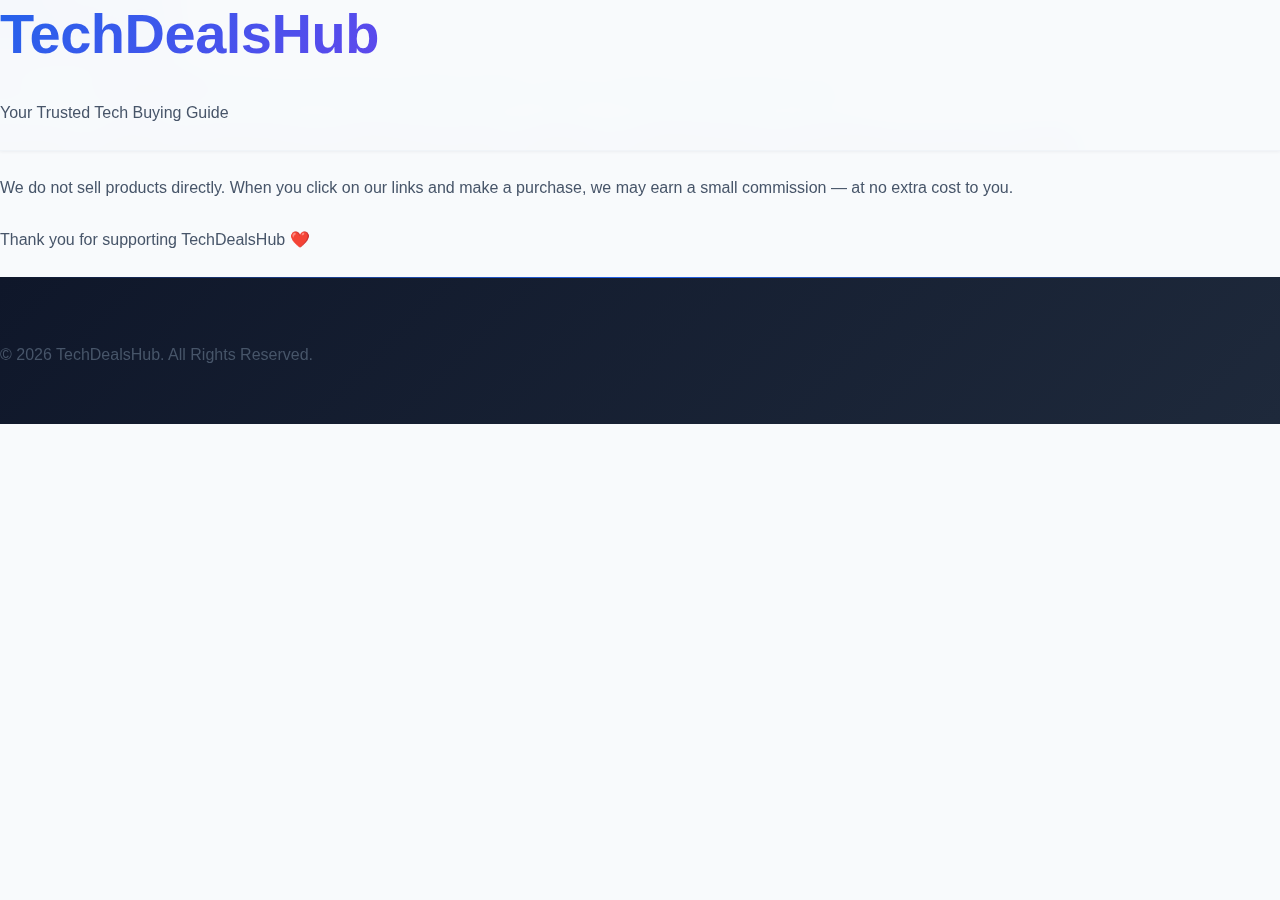
<file: about.html>
<!DOCTYPE html>
<html lang="en">
<head>
    <meta charset="UTF-8">
    <meta name="viewport" content="width=device-width, initial-scale=1.0">
    <title>About Us - TechDealsHub</title>

    <!-- Main CSS -->
    <link rel="stylesheet" href="css/style.css">

    <!-- Font Awesome -->
    <link rel="stylesheet"
          href="https://cdnjs.cloudflare.com/ajax/libs/font-awesome/6.4.0/css/all.min.css">
</head>
<body>

    <!-- Header -->
    <header class="header">
        <h1>TechDealsHub</h1>
        <p>Your Trusted Tech Buying Guide</p>
    </header>

    <!-- About Content -->
    <section class="about">
        <h2>About Us</h2>

        <p>
            Welcome to <strong>TechDealsHub</strong>!  
            We help users find the best mobiles, laptops, and tech accessories
            at the best prices online.
        </p>

        <p>
            Our goal is to simplify your buying decision by providing
            honest reviews, comparisons, and updated deals from trusted
            platforms like Amazon and Flipkart.
        </p>

        <p>
            We do not sell products directly.  
            When you click on our links and make a purchase,
            we may earn a small commission — at no extra cost to you.
        </p>

        <p>
            Thank you for supporting TechDealsHub ❤️
        </p>
    </section>

    <!-- Footer -->
    <footer class="footer">
        <p>© 2026 TechDealsHub. All Rights Reserved.</p>
    </footer>

</body>
</html>
</file>
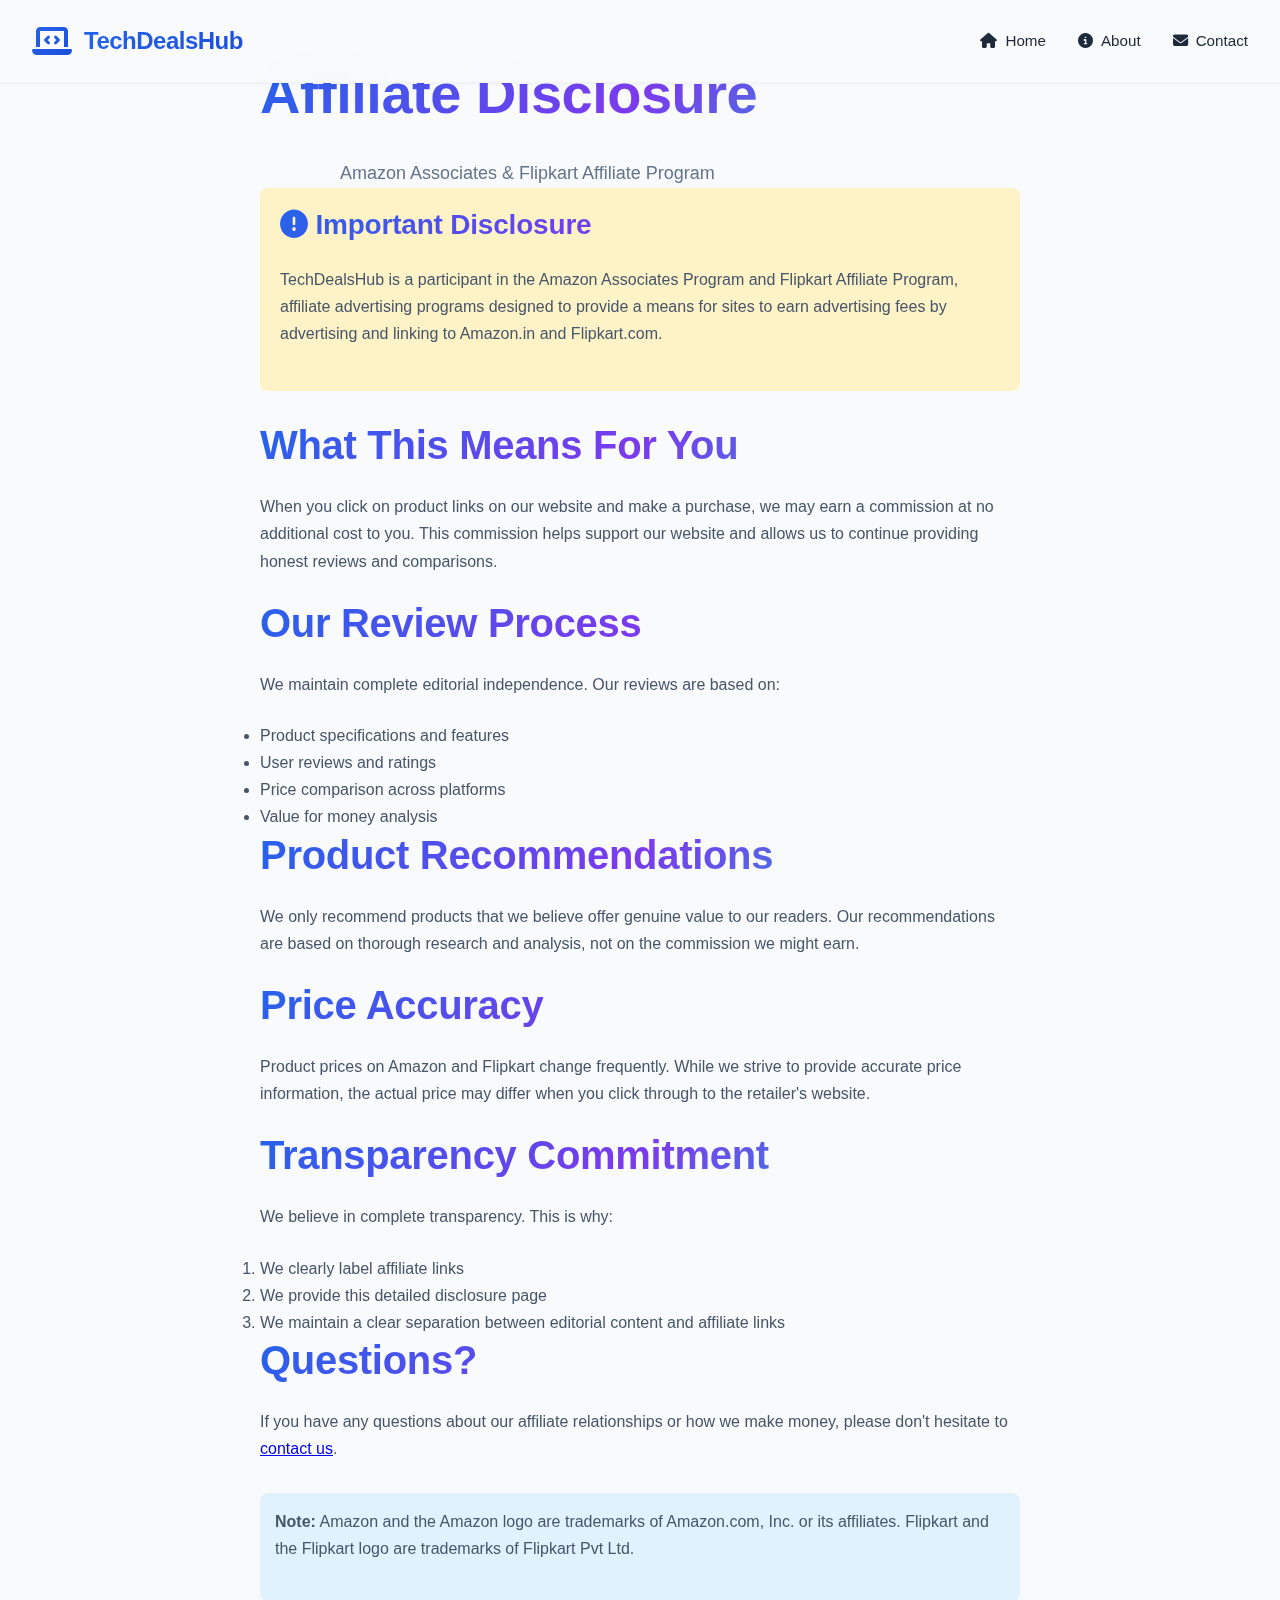
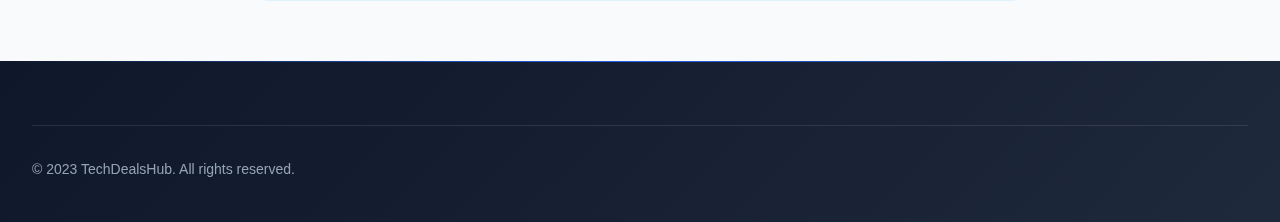
<file: affiliate-disclosure.html>
<!DOCTYPE html>
<html lang="en">
<head>
    <meta charset="UTF-8">
    <meta name="viewport" content="width=device-width, initial-scale=1.0">
    <title>Affiliate Disclosure - TechDealsHub</title>
    <link rel="stylesheet" href="../css/style.css">
    <link rel="stylesheet" href="https://cdnjs.cloudflare.com/ajax/libs/font-awesome/6.4.0/css/all.min.css">
</head>
<body>
    <header class="header">
        <div class="container">
            <nav class="navbar">
                <div class="logo">
                    <a href="../index.html" class="logo-text">
                        <i class="fas fa-laptop-code"></i>
                        <span>TechDealsHub</span>
                    </a>
                </div>
                <div class="mobile-menu-btn">
                    <i class="fas fa-bars"></i>
                </div>
                <ul class="nav-menu">
                    <li class="nav-item"><a href="../index.html" class="nav-link"><i class="fas fa-home"></i> Home</a></li>
                    <li class="nav-item"><a href="../about.html" class="nav-link"><i class="fas fa-info-circle"></i> About</a></li>
                    <li class="nav-item"><a href="../contact.html" class="nav-link"><i class="fas fa-envelope"></i> Contact</a></li>
                </ul>
            </nav>
        </div>
    </header>

    <main class="container" style="padding: 60px 20px; max-width: 800px;">
        <h1>Affiliate Disclosure</h1>
        <p class="section-subtitle">Amazon Associates & Flipkart Affiliate Program</p>
        
        <div class="disclosure-content">
            <div class="alert" style="background: #fef3c7; padding: 20px; border-radius: 8px; margin-bottom: 30px;">
                <h3 style="color: #92400e; margin-top: 0;"><i class="fas fa-exclamation-circle"></i> Important Disclosure</h3>
                <p>TechDealsHub is a participant in the Amazon Associates Program and Flipkart Affiliate Program, affiliate advertising programs designed to provide a means for sites to earn advertising fees by advertising and linking to Amazon.in and Flipkart.com.</p>
            </div>
            
            <h2>What This Means For You</h2>
            <p>When you click on product links on our website and make a purchase, we may earn a commission at no additional cost to you. This commission helps support our website and allows us to continue providing honest reviews and comparisons.</p>
            
            <h2>Our Review Process</h2>
            <p>We maintain complete editorial independence. Our reviews are based on:</p>
            <ul>
                <li>Product specifications and features</li>
                <li>User reviews and ratings</li>
                <li>Price comparison across platforms</li>
                <li>Value for money analysis</li>
            </ul>
            
            <h2>Product Recommendations</h2>
            <p>We only recommend products that we believe offer genuine value to our readers. Our recommendations are based on thorough research and analysis, not on the commission we might earn.</p>
            
            <h2>Price Accuracy</h2>
            <p>Product prices on Amazon and Flipkart change frequently. While we strive to provide accurate price information, the actual price may differ when you click through to the retailer's website.</p>
            
            <h2>Transparency Commitment</h2>
            <p>We believe in complete transparency. This is why:</p>
            <ol>
                <li>We clearly label affiliate links</li>
                <li>We provide this detailed disclosure page</li>
                <li>We maintain a clear separation between editorial content and affiliate links</li>
            </ol>
            
            <h2>Questions?</h2>
            <p>If you have any questions about our affiliate relationships or how we make money, please don't hesitate to <a href="../contact.html">contact us</a>.</p>
            
            <div class="note" style="background: #e0f2fe; padding: 15px; border-radius: 8px; margin-top: 30px;">
                <p><strong>Note:</strong> Amazon and the Amazon logo are trademarks of Amazon.com, Inc. or its affiliates. Flipkart and the Flipkart logo are trademarks of Flipkart Pvt Ltd.</p>
            </div>
        </div>
    </main>

    <footer class="footer">
        <div class="container">
            <div class="footer-bottom">
                <div class="copyright">
                    <p>&copy; 2023 TechDealsHub. All rights reserved.</p>
                </div>
            </div>
        </div>
    </footer>

    <script>
        document.querySelector('.mobile-menu-btn').addEventListener('click', function() {
            document.querySelector('.nav-menu').classList.toggle('active');
        });
    </script>
</body>
</html>
</file>
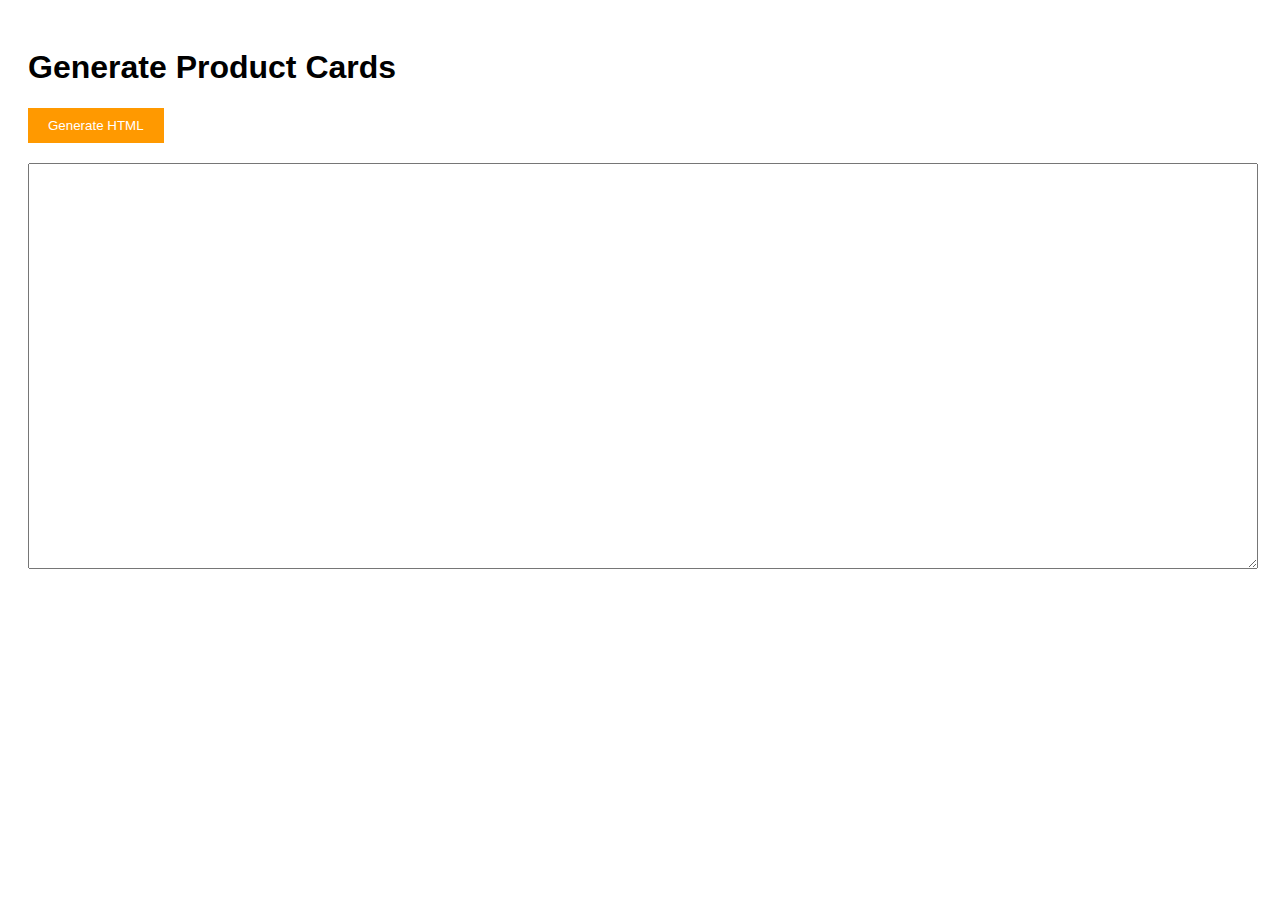
<file: generate-products.html>
<!DOCTYPE html>
<html lang="en">
<head>
    <meta charset="UTF-8">
    <title>Generate Product Cards</title>
    <style>
        body { font-family: Arial; padding: 20px; }
        textarea { width: 100%; height: 400px; margin: 20px 0; }
        button { padding: 10px 20px; background: #ff9900; color: white; border: none; cursor: pointer; }
    </style>
</head>
<body>
    <h1>Generate Product Cards</h1>
    <div>
        <button onclick="generateCode()">Generate HTML</button>
    </div>
    <textarea id="output"></textarea>
    
    <script>
    function generateCode() {
        // This is a sample template. You can add 100+ products in the array below
        const products = [
            {
                name: "Apple iPhone 15",
                category: "premium",
                badge: "Editor's Choice",
                image: "https://m.media-amazon.com/images/I/61bK6PMOC3L._SL1500_.jpg",
                specs: [
                    "6.1-inch Super Retina XDR OLED",
                    "Apple A16 Bionic Chip",
                    "48MP + 12MP Dual Camera",
                    "128GB/256GB/512GB Storage",
                    "iOS 17 with Dynamic Island"
                ],
                rating: 4.5,
                reviews: "10,000+",
                link: "https://amzn.to/4aR5qsk",
                dataProduct: "iPhone 15"
            },
            // Add 100+ more products here following the same format
        ];
        
        let html = '';
        
        products.forEach(product => {
            html += `
<!-- ${product.name} -->
<div class="affiliate-product-card" data-category="${product.category}">
    <div class="product-badge">${product.badge}</div>
    <div class="product-image">
        <img src="${product.image}" 
             alt="${product.name}" 
             data-src="${product.image}"
             loading="lazy">
    </div>
    
    <div class="product-content">
        <div class="product-platform">
            <i class="fab fa-amazon"></i> Amazon Product
        </div>
        
        <h3 class="product-title">${product.name}</h3>
        
        <div class="product-features">
            ${product.specs.map(spec => `<p><i class="fas fa-check-circle"></i> ${spec}</p>`).join('')}
        </div>
        
        <div class="product-rating">
            ${generateStars(product.rating)}
            <span>${product.rating}/5 (${product.reviews} reviews)</span>
        </div>
        
        <div class="affiliate-action">
            <a href="${product.link}" 
               target="_blank" 
               rel="nofollow sponsored" 
               class="amazon-btn"
               data-product="${product.dataProduct}"
               onclick="trackAffiliateClick('${product.dataProduct}')">
                <i class="fab fa-amazon"></i> View on Amazon
            </a>
            <div class="product-actions">
                <button class="btn-wishlist-toggle" data-product="${product.dataProduct}">
                    <i class="far fa-heart"></i> Add to Wishlist
                </button>
                <button class="btn-share" data-product="${product.dataProduct}">
                    <i class="fas fa-share-alt"></i> Share
                </button>
            </div>
        </div>
    </div>
</div>
`;
        });
        
        document.getElementById('output').value = html;
    }
    
    function generateStars(rating) {
        let stars = '';
        const fullStars = Math.floor(rating);
        const hasHalfStar = rating % 1 >= 0.5;
        
        for (let i = 0; i < fullStars; i++) {
            stars += '<i class="fas fa-star"></i>';
        }
        
        if (hasHalfStar) {
            stars += '<i class="fas fa-star-half-alt"></i>';
        }
        
        const emptyStars = 5 - fullStars - (hasHalfStar ? 1 : 0);
        for (let i = 0; i < emptyStars; i++) {
            stars += '<i class="far fa-star"></i>';
        }
        
        return stars;
    }
    </script>
</body>
</html>
</file>
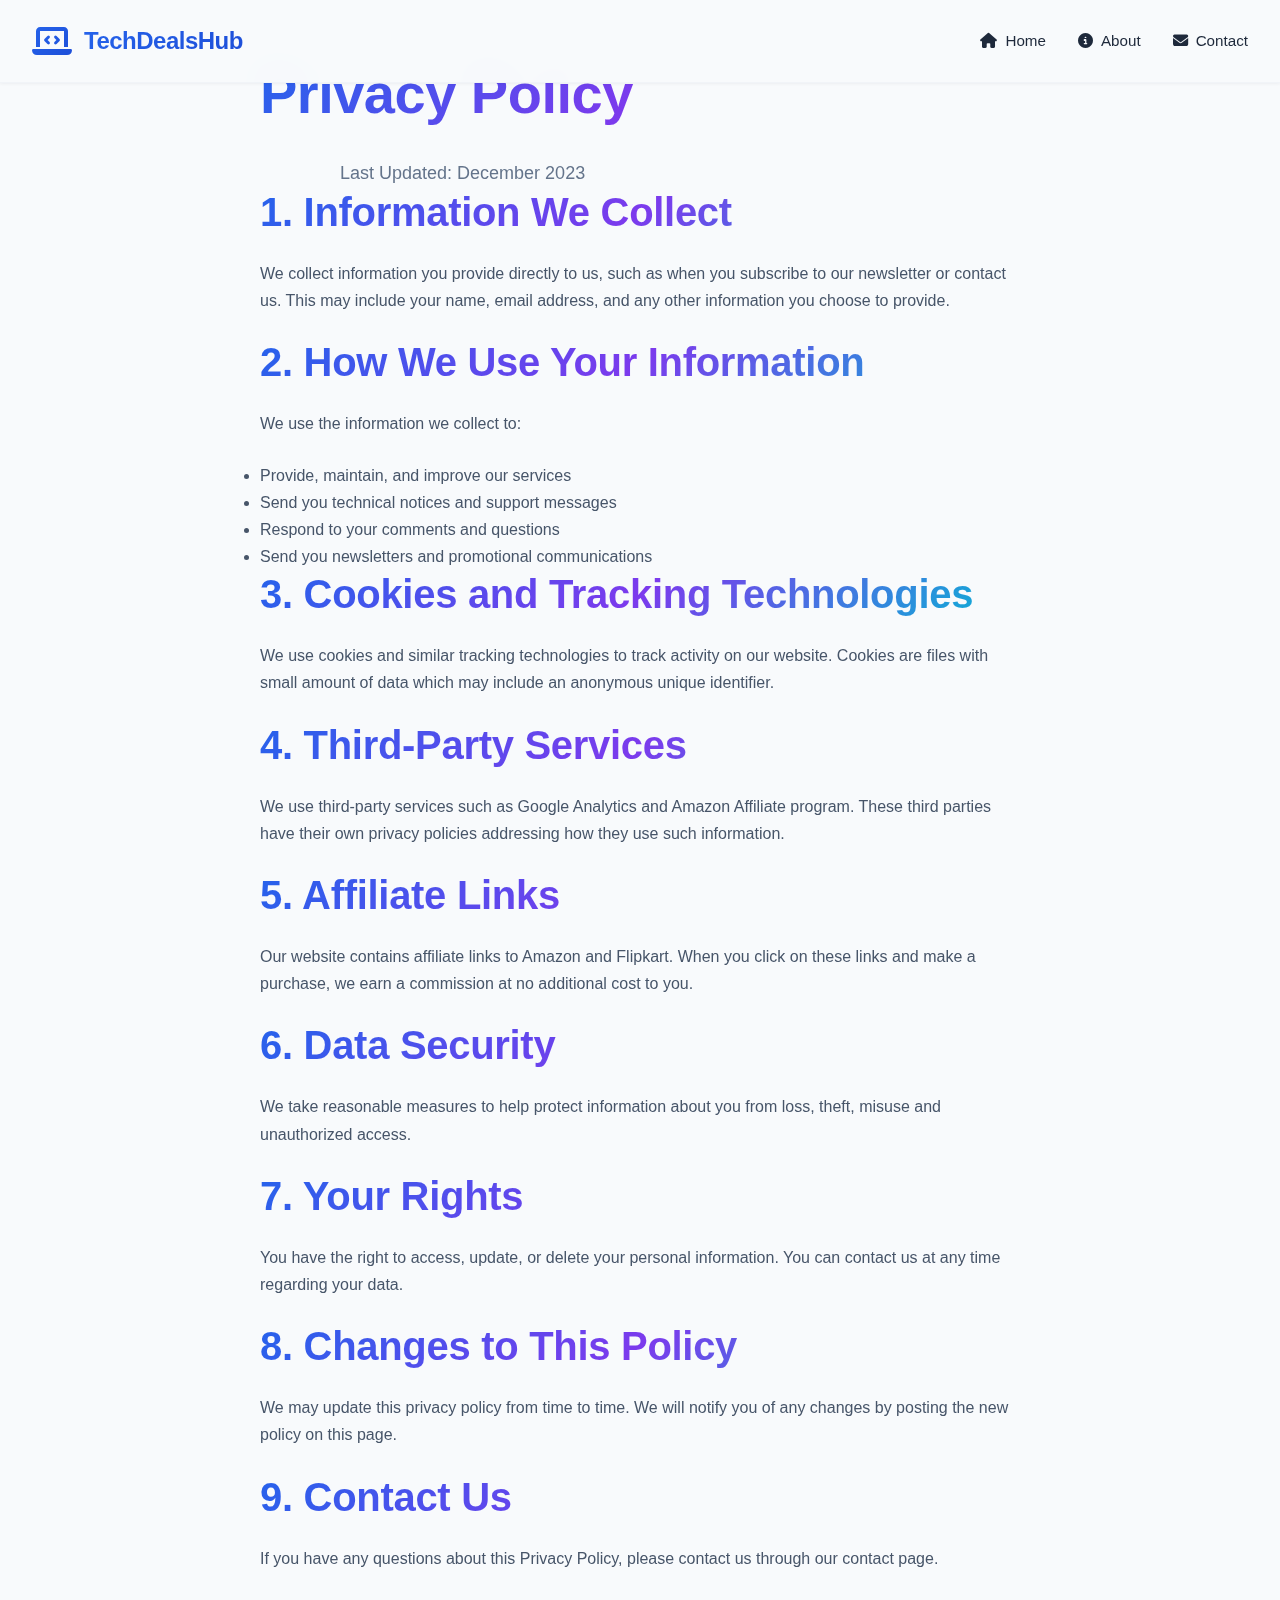
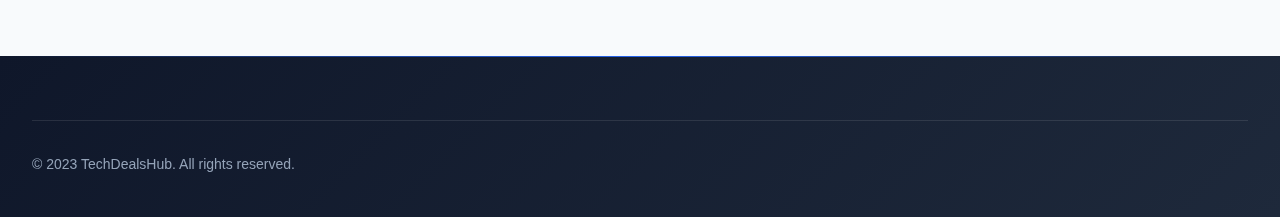
<file: privacy-policy.html>
<!DOCTYPE html>
<html lang="en">
<head>
    <meta charset="UTF-8">
    <meta name="viewport" content="width=device-width, initial-scale=1.0">
    <title>Privacy Policy - TechDealsHub</title>
    <link rel="stylesheet" href="../css/style.css">
    <link rel="stylesheet" href="https://cdnjs.cloudflare.com/ajax/libs/font-awesome/6.4.0/css/all.min.css">
</head>
<body>
    <header class="header">
        <div class="container">
            <nav class="navbar">
                <div class="logo">
                    <a href="../index.html" class="logo-text">
                        <i class="fas fa-laptop-code"></i>
                        <span>TechDealsHub</span>
                    </a>
                </div>
                <div class="mobile-menu-btn">
                    <i class="fas fa-bars"></i>
                </div>
                <ul class="nav-menu">
                    <li class="nav-item"><a href="../index.html" class="nav-link"><i class="fas fa-home"></i> Home</a></li>
                    <li class="nav-item"><a href="../about.html" class="nav-link"><i class="fas fa-info-circle"></i> About</a></li>
                    <li class="nav-item"><a href="../contact.html" class="nav-link"><i class="fas fa-envelope"></i> Contact</a></li>
                </ul>
            </nav>
        </div>
    </header>

    <main class="container" style="padding: 60px 20px; max-width: 800px;">
        <h1>Privacy Policy</h1>
        <p class="section-subtitle">Last Updated: December 2023</p>
        
        <div class="policy-content">
            <h2>1. Information We Collect</h2>
            <p>We collect information you provide directly to us, such as when you subscribe to our newsletter or contact us. This may include your name, email address, and any other information you choose to provide.</p>
            
            <h2>2. How We Use Your Information</h2>
            <p>We use the information we collect to:</p>
            <ul>
                <li>Provide, maintain, and improve our services</li>
                <li>Send you technical notices and support messages</li>
                <li>Respond to your comments and questions</li>
                <li>Send you newsletters and promotional communications</li>
            </ul>
            
            <h2>3. Cookies and Tracking Technologies</h2>
            <p>We use cookies and similar tracking technologies to track activity on our website. Cookies are files with small amount of data which may include an anonymous unique identifier.</p>
            
            <h2>4. Third-Party Services</h2>
            <p>We use third-party services such as Google Analytics and Amazon Affiliate program. These third parties have their own privacy policies addressing how they use such information.</p>
            
            <h2>5. Affiliate Links</h2>
            <p>Our website contains affiliate links to Amazon and Flipkart. When you click on these links and make a purchase, we earn a commission at no additional cost to you.</p>
            
            <h2>6. Data Security</h2>
            <p>We take reasonable measures to help protect information about you from loss, theft, misuse and unauthorized access.</p>
            
            <h2>7. Your Rights</h2>
            <p>You have the right to access, update, or delete your personal information. You can contact us at any time regarding your data.</p>
            
            <h2>8. Changes to This Policy</h2>
            <p>We may update this privacy policy from time to time. We will notify you of any changes by posting the new policy on this page.</p>
            
            <h2>9. Contact Us</h2>
            <p>If you have any questions about this Privacy Policy, please contact us through our contact page.</p>
        </div>
    </main>

    <footer class="footer">
        <div class="container">
            <div class="footer-bottom">
                <div class="copyright">
                    <p>&copy; 2023 TechDealsHub. All rights reserved.</p>
                </div>
            </div>
        </div>
    </footer>

    <script>
        document.querySelector('.mobile-menu-btn').addEventListener('click', function() {
            document.querySelector('.nav-menu').classList.toggle('active');
        });
    </script>
</body>
</html>
</file>
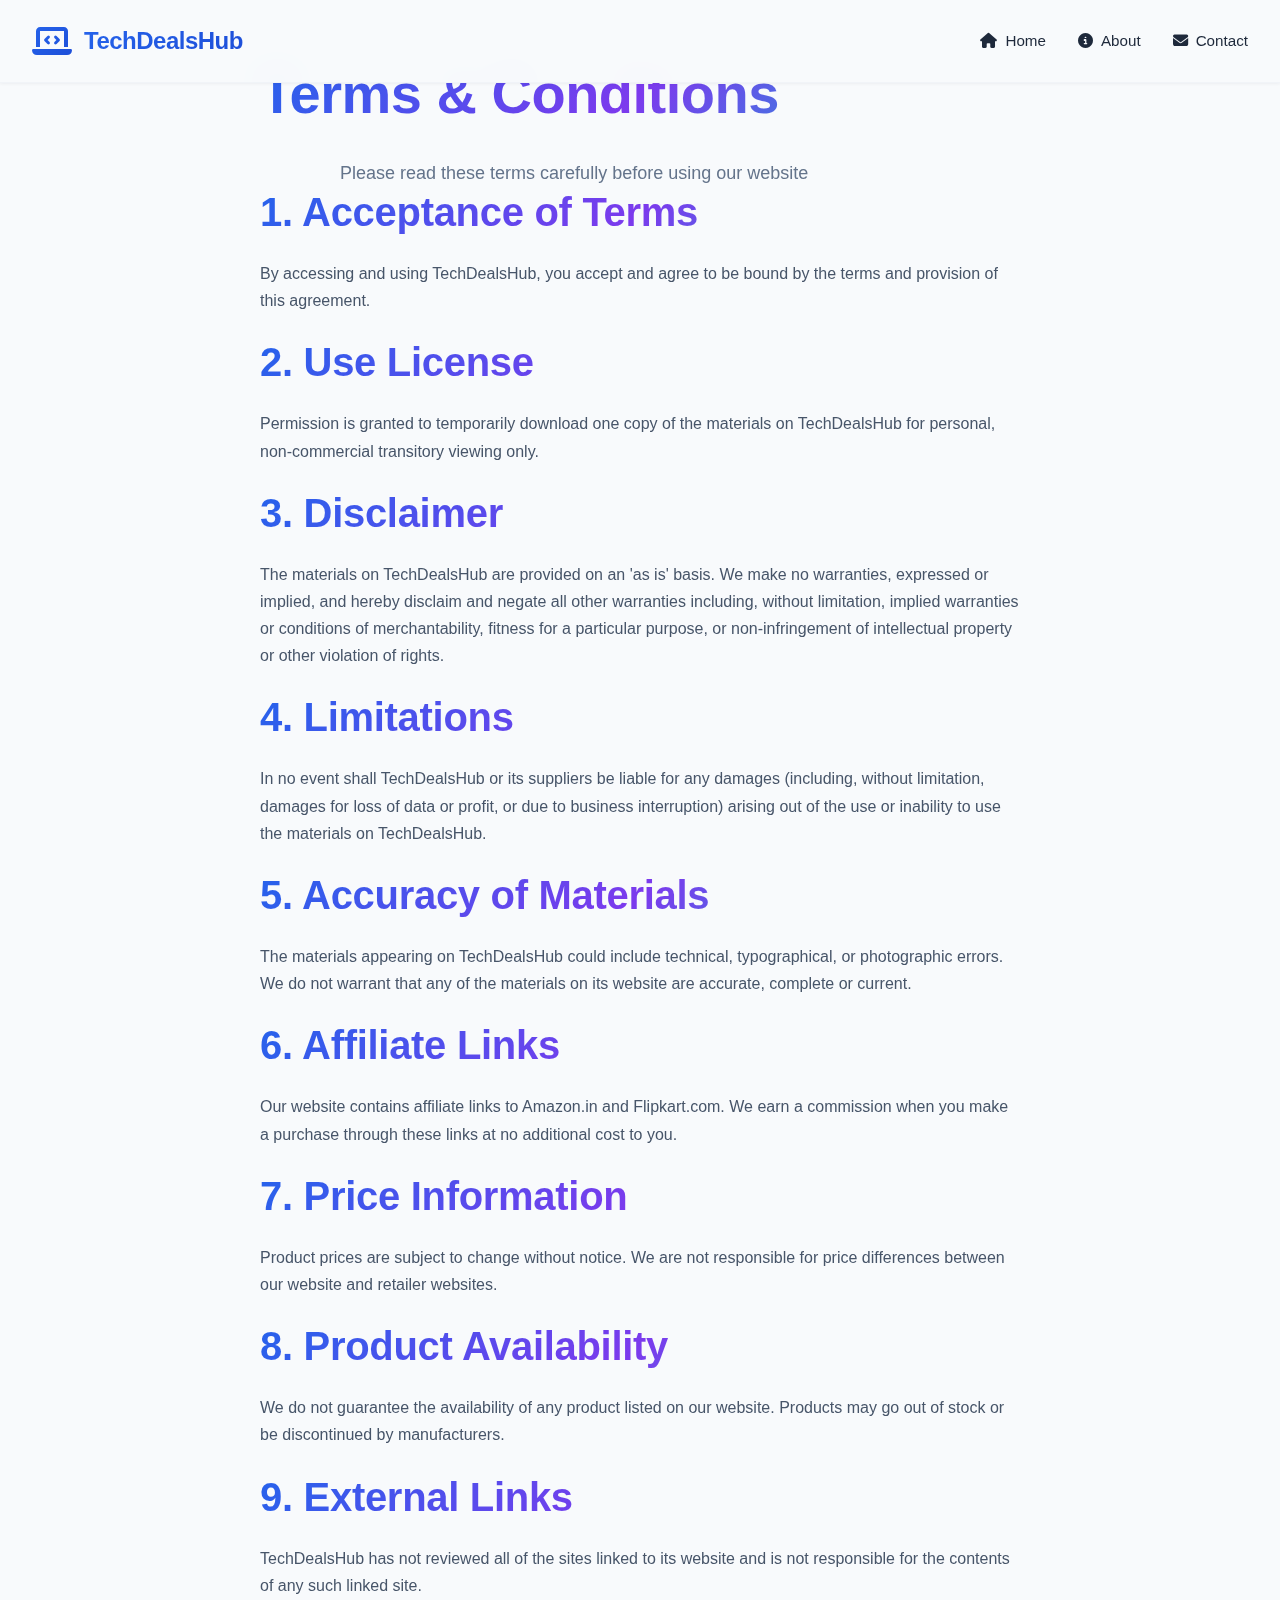
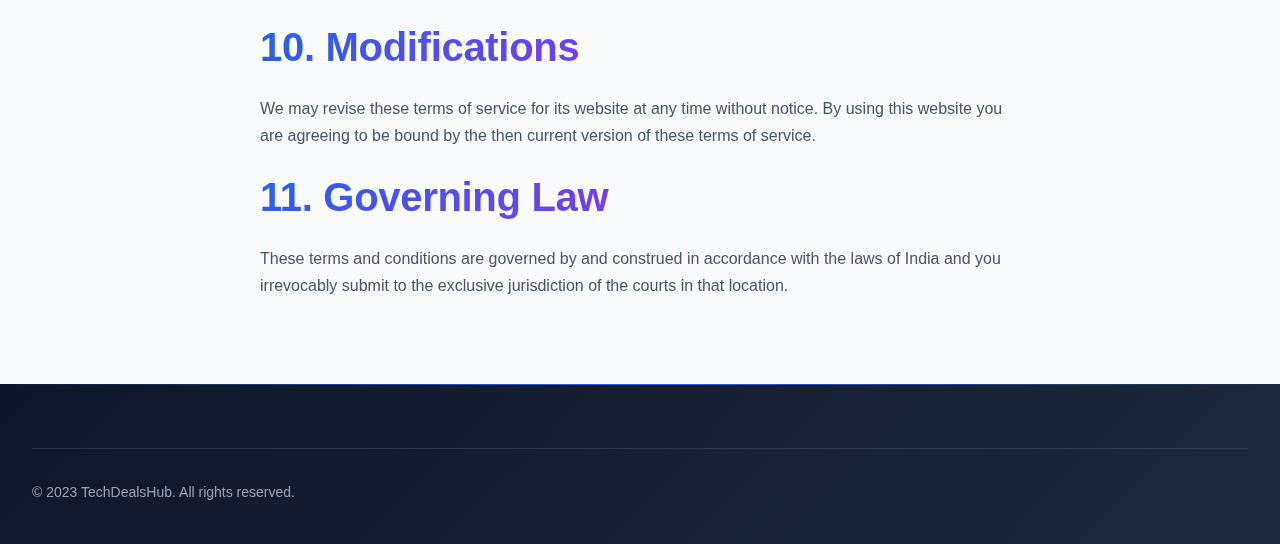
<file: terms.html>
<!DOCTYPE html>
<html lang="en">
<head>
    <meta charset="UTF-8">
    <meta name="viewport" content="width=device-width, initial-scale=1.0">
    <title>Terms & Conditions - TechDealsHub</title>
    <link rel="stylesheet" href="../css/style.css">
    <link rel="stylesheet" href="https://cdnjs.cloudflare.com/ajax/libs/font-awesome/6.4.0/css/all.min.css">
</head>
<body>
    <header class="header">
        <div class="container">
            <nav class="navbar">
                <div class="logo">
                    <a href="../index.html" class="logo-text">
                        <i class="fas fa-laptop-code"></i>
                        <span>TechDealsHub</span>
                    </a>
                </div>
                <div class="mobile-menu-btn">
                    <i class="fas fa-bars"></i>
                </div>
                <ul class="nav-menu">
                    <li class="nav-item"><a href="../index.html" class="nav-link"><i class="fas fa-home"></i> Home</a></li>
                    <li class="nav-item"><a href="../about.html" class="nav-link"><i class="fas fa-info-circle"></i> About</a></li>
                    <li class="nav-item"><a href="../contact.html" class="nav-link"><i class="fas fa-envelope"></i> Contact</a></li>
                </ul>
            </nav>
        </div>
    </header>

    <main class="container" style="padding: 60px 20px; max-width: 800px;">
        <h1>Terms & Conditions</h1>
        <p class="section-subtitle">Please read these terms carefully before using our website</p>
        
        <div class="terms-content">
            <h2>1. Acceptance of Terms</h2>
            <p>By accessing and using TechDealsHub, you accept and agree to be bound by the terms and provision of this agreement.</p>
            
            <h2>2. Use License</h2>
            <p>Permission is granted to temporarily download one copy of the materials on TechDealsHub for personal, non-commercial transitory viewing only.</p>
            
            <h2>3. Disclaimer</h2>
            <p>The materials on TechDealsHub are provided on an 'as is' basis. We make no warranties, expressed or implied, and hereby disclaim and negate all other warranties including, without limitation, implied warranties or conditions of merchantability, fitness for a particular purpose, or non-infringement of intellectual property or other violation of rights.</p>
            
            <h2>4. Limitations</h2>
            <p>In no event shall TechDealsHub or its suppliers be liable for any damages (including, without limitation, damages for loss of data or profit, or due to business interruption) arising out of the use or inability to use the materials on TechDealsHub.</p>
            
            <h2>5. Accuracy of Materials</h2>
            <p>The materials appearing on TechDealsHub could include technical, typographical, or photographic errors. We do not warrant that any of the materials on its website are accurate, complete or current.</p>
            
            <h2>6. Affiliate Links</h2>
            <p>Our website contains affiliate links to Amazon.in and Flipkart.com. We earn a commission when you make a purchase through these links at no additional cost to you.</p>
            
            <h2>7. Price Information</h2>
            <p>Product prices are subject to change without notice. We are not responsible for price differences between our website and retailer websites.</p>
            
            <h2>8. Product Availability</h2>
            <p>We do not guarantee the availability of any product listed on our website. Products may go out of stock or be discontinued by manufacturers.</p>
            
            <h2>9. External Links</h2>
            <p>TechDealsHub has not reviewed all of the sites linked to its website and is not responsible for the contents of any such linked site.</p>
            
            <h2>10. Modifications</h2>
            <p>We may revise these terms of service for its website at any time without notice. By using this website you are agreeing to be bound by the then current version of these terms of service.</p>
            
            <h2>11. Governing Law</h2>
            <p>These terms and conditions are governed by and construed in accordance with the laws of India and you irrevocably submit to the exclusive jurisdiction of the courts in that location.</p>
        </div>
    </main>

    <footer class="footer">
        <div class="container">
            <div class="footer-bottom">
                <div class="copyright">
                    <p>&copy; 2023 TechDealsHub. All rights reserved.</p>
                </div>
            </div>
        </div>
    </footer>

    <script>
        document.querySelector('.mobile-menu-btn').addEventListener('click', function() {
            document.querySelector('.nav-menu').classList.toggle('active');
        });
    </script>
</body>
</html>
</file>
<file: css/style.css>
/* ========== PREMIUM MODERN COLOR PALETTE ========== */
:root {
    /* Premium Blue-Based Color Palette */
    --primary: #2563EB;
    --primary-light: #3B82F6;
    --primary-dark: #1D4ED8;
    --primary-glow: rgba(37, 99, 235, 0.3);
    
    --secondary: #7C3AED;
    --secondary-light: #8B5CF6;
    --secondary-dark: #6D28D9;
    --secondary-glow: rgba(124, 58, 237, 0.3);
    
    --accent: #06B6D4;
    --accent-light: #22D3EE;
    --accent-dark: #0891B2;
    --accent-glow: rgba(6, 182, 212, 0.3);
    
    --success: #10B981;
    --warning: #F59E0B;
    --danger: #EF4444;
    --info: #0EA5E9;
    
    /* Modern Neutrals */
    --dark: #1E293B;
    --darker: #0F172A;
    --light: #F8FAFC;
    --light-gray: #F1F5F9;
    --text: #475569;
    --text-light: #64748B;
    --border: #E2E8F0;
    
    /* Premium Gradients */
    --gradient-primary: linear-gradient(135deg, #2563EB 0%, #1D4ED8 100%);
    --gradient-secondary: linear-gradient(135deg, #7C3AED 0%, #6D28D9 100%);
    --gradient-accent: linear-gradient(135deg, #06B6D4 0%, #0891B2 100%);
    --gradient-success: linear-gradient(135deg, #10B981 0%, #059669 100%);
    --gradient-warning: linear-gradient(135deg, #F59E0B 0%, #D97706 100%);
    --gradient-danger: linear-gradient(135deg, #EF4444 0%, #DC2626 100%);
    --gradient-premium: linear-gradient(135deg, #2563EB, #7C3AED, #06B6D4);
    --gradient-dark: linear-gradient(135deg, #0F172A 0%, #1E293B 100%);
    --gradient-light: linear-gradient(135deg, #F8FAFC 0%, #F1F5F9 100%);
    
    /* Glass Morphism */
    --glass-bg: rgba(255, 255, 255, 0.1);
    --glass-border: rgba(255, 255, 255, 0.2);
    --glass-shadow: 0 8px 32px rgba(0, 0, 0, 0.08);
    
    /* Modern Glows */
    --glow-blue: 0 0 20px rgba(37, 99, 235, 0.4);
    --glow-purple: 0 0 20px rgba(124, 58, 237, 0.4);
    --glow-cyan: 0 0 20px rgba(6, 182, 212, 0.4);
    --glow-emerald: 0 0 20px rgba(16, 185, 129, 0.4);
    
    /* Premium Shadows */
    --shadow-sm: 0 1px 3px rgba(15, 23, 42, 0.05);
    --shadow-md: 0 4px 16px rgba(15, 23, 42, 0.08);
    --shadow-lg: 0 10px 32px rgba(15, 23, 42, 0.12);
    --shadow-xl: 0 20px 60px rgba(15, 23, 42, 0.15);
    --shadow-primary: 0 10px 30px rgba(37, 99, 235, 0.2);
    --shadow-secondary: 0 10px 30px rgba(124, 58, 237, 0.2);
    --shadow-accent: 0 10px 30px rgba(6, 182, 212, 0.2);
    
    /* Premium Borders */
    --radius-sm: 8px;
    --radius-md: 12px;
    --radius-lg: 16px;
    --radius-xl: 24px;
    --radius-full: 9999px;
    
    /* Modern Animations */
    --transition-fast: all 0.2s cubic-bezier(0.4, 0, 0.2, 1);
    --transition-medium: all 0.3s cubic-bezier(0.4, 0, 0.2, 1);
    --transition-slow: all 0.5s cubic-bezier(0.4, 0, 0.2, 1);
    --transition-bounce: all 0.6s cubic-bezier(0.68, -0.55, 0.265, 1.55);
}

/* ========== DARK MODE ========== */
[data-theme="dark"] {
    --light: #0F172A;
    --light-gray: #1E293B;
    --dark: #F8FAFC;
    --text: #E2E8F0;
    --text-light: #94A3B8;
    --border: #334155;
    --glass-bg: rgba(15, 23, 42, 0.8);
    --glass-border: rgba(255, 255, 255, 0.1);
}

/* ========== BASE & TYPOGRAPHY ========== */
* {
    margin: 0;
    padding: 0;
    box-sizing: border-box;
}

html {
    scroll-behavior: smooth;
    scroll-padding-top: 100px;
}

body {
    font-family: 'Poppins', -apple-system, BlinkMacSystemFont, 'Segoe UI', Roboto, 'Helvetica Neue', Arial, sans-serif;
    line-height: 1.7;
    color: var(--text);
    background: var(--light);
    min-height: 100vh;
    overflow-x: hidden;
    -webkit-font-smoothing: antialiased;
    -moz-osx-font-smoothing: grayscale;
    transition: var(--transition-medium);
}

/* Ganesha Background Pattern */
body::before {
    content: "";
    position: fixed;
    top: 0;
    left: 0;
    width: 100%;
    height: 100%;
    background-image: url("data:image/svg+xml,%3Csvg width='100' height='100' viewBox='0 0 100 100' xmlns='http://www.w3.org/2000/svg'%3E%3Cpath d='M11 18c3.866 0 7-3.134 7-7s-3.134-7-7-7-7 3.134-7 7 3.134 7 7 7zm48 25c3.866 0 7-3.134 7-7s-3.134-7-7-7-7 3.134-7 7 3.134 7 7 7zm-43-7c1.657 0 3-1.343 3-3s-1.343-3-3-3-3 1.343-3 3 1.343 3 3 3zm63 31c1.657 0 3-1.343 3-3s-1.343-3-3-3-3 1.343-3 3 1.343 3 3 3zM34 90c1.657 0 3-1.343 3-3s-1.343-3-3-3-3 1.343-3 3 1.343 3 3 3zm56-76c1.657 0 3-1.343 3-3s-1.343-3-3-3-3 1.343-3 3 1.343 3 3 3zM12 86c2.21 0 4-1.79 4-4s-1.79-4-4-4-4 1.79-4 4 1.79 4 4 4zm28-65c2.21 0 4-1.79 4-4s-1.79-4-4-4-4 1.79-4 4 1.79 4 4 4zm23-11c2.76 0 5-2.24 5-5s-2.24-5-5-5-5 2.24-5 5 2.24 5 5 5zm-6 60c2.21 0 4-1.79 4-4s-1.79-4-4-4-4 1.79-4 4 1.79 4 4 4zm29 22c2.76 0 5-2.24 5-5s-2.24-5-5-5-5 2.24-5 5 2.24 5 5 5zM32 63c2.76 0 5-2.24 5-5s-2.24-5-5-5-5 2.24-5 5 2.24 5 5 5zm57-13c2.76 0 5-2.24 5-5s-2.24-5-5-5-5 2.24-5 5 2.24 5 5 5zm-9-21c1.105 0 2-.895 2-2s-.895-2-2-2-2 .895-2 2 .895 2 2 2zM60 91c1.105 0 2-.895 2-2s-.895-2-2-2-2 .895-2 2 .895 2 2 2zM35 41c1.105 0 2-.895 2-2s-.895-2-2-2-2 .895-2 2 .895 2 2 2zM12 60c1.105 0 2-.895 2-2s-.895-2-2-2-2 .895-2 2 .895 2 2 2z' fill='%232563eb' fill-opacity='0.03' fill-rule='evenodd'/%3E%3C/svg%3E");
    opacity: 0.05;
    z-index: -1;
    pointer-events: none;
}

[data-theme="dark"] body::before {
    opacity: 0.02;
}

/* Premium Typography */
h1, h2, h3, h4, h5, h6 {
    font-weight: 800;
    line-height: 1.2;
    margin-bottom: 1.5rem;
    background: var(--gradient-premium);
    -webkit-background-clip: text;
    -webkit-text-fill-color: transparent;
    background-clip: text;
    position: relative;
    font-family: 'Poppins', 'Segoe UI', sans-serif;
}

h1 {
    font-size: 3.5rem;
    margin-bottom: 2rem;
    letter-spacing: -0.5px;
}

h2 {
    font-size: 2.5rem;
    letter-spacing: -0.3px;
}

h3 {
    font-size: 1.75rem;
    letter-spacing: -0.2px;
}

p {
    margin-bottom: 1.5rem;
    color: var(--text);
}

/* Container */
.container {
    max-width: 1280px;
    margin: 0 auto;
    padding: 0 2rem;
}

/* ========== MODERN GLASS HEADER ========== */
.header {
    position: fixed;
    top: 0;
    left: 0;
    right: 0;
    z-index: 1000;
    background: rgba(248, 250, 252, 0.95);
    backdrop-filter: blur(20px);
    -webkit-backdrop-filter: blur(20px);
    border-bottom: 1px solid rgba(226, 232, 240, 0.3);
    box-shadow: var(--shadow-sm);
    animation: slideDown 0.5s cubic-bezier(0.4, 0, 0.2, 1);
}

[data-theme="dark"] .header {
    background: rgba(15, 23, 42, 0.95);
    border-bottom: 1px solid rgba(51, 65, 85, 0.3);
}

@keyframes slideDown {
    from {
        transform: translateY(-100%);
        opacity: 0;
    }
    to {
        transform: translateY(0);
        opacity: 1;
    }
}

.navbar {
    display: flex;
    justify-content: space-between;
    align-items: center;
    padding: 1rem 0;
    position: relative;
}

/* Modern Logo */
.logo {
    display: flex;
    align-items: center;
    gap: 1rem;
}

.logo-text {
    display: flex;
    align-items: center;
    gap: 0.75rem;
    text-decoration: none;
    transition: var(--transition-medium);
    position: relative;
}

.logo-text i {
    font-size: 2rem;
    background: var(--gradient-primary);
    -webkit-background-clip: text;
    -webkit-text-fill-color: transparent;
    animation: floatLogo 3s ease-in-out infinite;
}

@keyframes floatLogo {
    0%, 100% { transform: translateY(0); }
    50% { transform: translateY(-5px); }
}

.logo-text span {
    font-size: 1.5rem;
    font-weight: 800;
    background: var(--gradient-primary);
    -webkit-background-clip: text;
    -webkit-text-fill-color: transparent;
    letter-spacing: -0.5px;
}

.tagline {
    font-size: 0.75rem;
    color: var(--secondary);
    font-weight: 600;
    letter-spacing: 1px;
    text-transform: uppercase;
    margin-top: 0.25rem;
    opacity: 0.9;
}

/* Modern Navigation */
.nav-menu {
    display: flex;
    list-style: none;
    gap: 2rem;
}

.nav-item {
    position: relative;
}

.nav-link {
    display: flex;
    align-items: center;
    gap: 0.5rem;
    text-decoration: none;
    color: var(--dark);
    font-weight: 500;
    padding: 0.75rem 0;
    transition: var(--transition-fast);
    position: relative;
    font-size: 0.95rem;
}

[data-theme="dark"] .nav-link {
    color: #E2E8F0;
}

.nav-link::before {
    content: '';
    position: absolute;
    bottom: 0;
    left: 0;
    width: 0;
    height: 2px;
    background: var(--gradient-primary);
    border-radius: 1px;
    transition: var(--transition-medium);
}

.nav-link:hover::before,
.nav-link.active::before {
    width: 100%;
}

.nav-link:hover,
.nav-link.active {
    color: var(--primary);
}

/* Modern Wishlist Button */
.header-actions {
    display: flex;
    align-items: center;
    gap: 1rem;
}

.btn-wishlist {
    position: relative;
    background: none;
    border: none;
    color: var(--text);
    font-size: 1.25rem;
    cursor: pointer;
    padding: 0.5rem;
    border-radius: var(--radius-full);
    transition: var(--transition-medium);
    width: 40px;
    height: 40px;
    display: flex;
    align-items: center;
    justify-content: center;
}

.btn-wishlist:hover {
    background: var(--primary-glow);
    color: var(--primary);
    transform: scale(1.1);
}

.wishlist-count {
    position: absolute;
    top: -5px;
    right: -5px;
    background: var(--gradient-danger);
    color: white;
    font-size: 0.7rem;
    font-weight: 600;
    width: 20px;
    height: 20px;
    border-radius: var(--radius-full);
    display: flex;
    align-items: center;
    justify-content: center;
    animation: bounceIn 0.5s cubic-bezier(0.68, -0.55, 0.265, 1.55);
}

@keyframes bounceIn {
    0% { transform: scale(0); }
    50% { transform: scale(1.2); }
    100% { transform: scale(1); }
}

/* Modern Mobile Menu */
.mobile-menu-btn {
    display: none;
    background: var(--gradient-primary);
    border: none;
    color: white;
    width: 44px;
    height: 44px;
    border-radius: var(--radius-md);
    font-size: 1.25rem;
    cursor: pointer;
    transition: var(--transition-medium);
    box-shadow: var(--shadow-primary);
    align-items: center;
    justify-content: center;
}

.mobile-menu-btn:hover {
    transform: rotate(90deg);
    box-shadow: var(--shadow-lg);
}

/* ========== AFFILIATE DISCLOSURE BANNER ========== */
.affiliate-disclosure {
    background: linear-gradient(135deg, #FEF3C7, #FDE68A);
    padding: 1rem 0;
    position: relative;
    top: 80px;
    border-bottom: 2px solid var(--warning);
}

[data-theme="dark"] .affiliate-disclosure {
    background: linear-gradient(135deg, #78350F, #92400E);
}

.affiliate-disclosure .container {
    display: flex;
    align-items: center;
    justify-content: center;
    gap: 1rem;
}

.affiliate-disclosure i {
    color: var(--warning);
    font-size: 1.25rem;
}

.affiliate-disclosure p {
    margin: 0;
    font-size: 0.9rem;
    color: #92400E;
    display: flex;
    align-items: center;
    gap: 0.5rem;
    flex-wrap: wrap;
}

[data-theme="dark"] .affiliate-disclosure p {
    color: #FDE68A;
}

.affiliate-disclosure a {
    color: var(--primary);
    font-weight: 600;
    text-decoration: none;
    transition: var(--transition-fast);
}

.affiliate-disclosure a:hover {
    text-decoration: underline;
}

/* ========== MODERN HERO SECTION ========== */
.hero {
    padding: 12rem 0 6rem;
    background: linear-gradient(135deg, #E0F2FE 0%, #DBEAFE 100%);
    position: relative;
    overflow: hidden;
    margin-top: 0;
}

[data-theme="dark"] .hero {
    background: linear-gradient(135deg, #0C4A6E 0%, #1E3A8A 100%);
}

.hero::before {
    content: '';
    position: absolute;
    top: 0;
    left: 0;
    right: 0;
    bottom: 0;
    background: 
        radial-gradient(circle at 20% 50%, var(--primary-glow) 0%, transparent 50%),
        radial-gradient(circle at 80% 20%, var(--secondary-glow) 0%, transparent 50%);
    z-index: 0;
}

.hero .container {
    display: grid;
    grid-template-columns: 1fr 1fr;
    gap: 4rem;
    align-items: center;
    position: relative;
    z-index: 1;
}

.hero-content {
    animation: fadeInUp 1s cubic-bezier(0.4, 0, 0.2, 1) 0.2s both;
}

@keyframes fadeInUp {
    from {
        opacity: 0;
        transform: translateY(30px);
    }
    to {
        opacity: 1;
        transform: translateY(0);
    }
}

.hero h1 {
    font-size: 3.5rem;
    margin-bottom: 1.5rem;
    animation: textShimmer 3s infinite alternate;
}

@keyframes textShimmer {
    0% {
        background: var(--gradient-primary);
        -webkit-background-clip: text;
        -webkit-text-fill-color: transparent;
    }
    100% {
        background: var(--gradient-secondary);
        -webkit-background-clip: text;
        -webkit-text-fill-color: transparent;
    }
}

.hero p {
    font-size: 1.125rem;
    color: var(--text);
    margin-bottom: 2.5rem;
    line-height: 1.8;
    opacity: 0.9;
}

.hero-buttons {
    display: flex;
    gap: 1rem;
    margin-bottom: 3rem;
    flex-wrap: wrap;
}

.btn {
    display: inline-flex;
    align-items: center;
    justify-content: center;
    gap: 0.5rem;
    padding: 1rem 2rem;
    border-radius: var(--radius-md);
    font-weight: 600;
    text-decoration: none;
    border: none;
    cursor: pointer;
    transition: var(--transition-medium);
    font-size: 1rem;
    position: relative;
    overflow: hidden;
    z-index: 1;
}

.btn::before {
    content: '';
    position: absolute;
    top: 0;
    left: 0;
    width: 100%;
    height: 100%;
    background: rgba(255, 255, 255, 0.1);
    opacity: 0;
    transition: var(--transition-medium);
    z-index: -1;
}

.btn-primary {
    background: var(--gradient-primary);
    color: white;
    box-shadow: var(--shadow-primary);
}

.btn-primary:hover {
    transform: translateY(-3px);
    box-shadow: var(--shadow-lg);
}

.btn-primary:hover::before {
    opacity: 1;
}

.btn-secondary {
    background: var(--gradient-secondary);
    color: white;
    box-shadow: var(--shadow-secondary);
}

.btn-secondary:hover {
    transform: translateY(-3px);
    box-shadow: var(--shadow-lg);
}

.trust-badges {
    display: flex;
    gap: 1rem;
    flex-wrap: wrap;
}

.badge {
    display: flex;
    align-items: center;
    gap: 0.75rem;
    padding: 0.75rem 1.25rem;
    background: white;
    border-radius: var(--radius-md);
    box-shadow: var(--shadow-md);
    transition: var(--transition-medium);
    border: 1px solid var(--border);
}

[data-theme="dark"] .badge {
    background: rgba(255, 255, 255, 0.1);
    border-color: rgba(255, 255, 255, 0.2);
}

.badge:hover {
    transform: translateY(-3px);
    box-shadow: var(--shadow-lg);
    border-color: var(--primary);
}

.badge i {
    font-size: 1.25rem;
    background: var(--gradient-primary);
    -webkit-background-clip: text;
    -webkit-text-fill-color: transparent;
}

.badge span {
    font-weight: 500;
    color: var(--dark);
    font-size: 0.9rem;
}

[data-theme="dark"] .badge span {
    color: #E2E8F0;
}

.hero-image {
    position: relative;
    animation: floatImage 6s ease-in-out infinite;
}

@keyframes floatImage {
    0%, 100% {
        transform: translateY(0) rotate(0deg);
    }
    50% {
        transform: translateY(-20px) rotate(1deg);
    }
}

.hero-image img {
    width: 100%;
    border-radius: var(--radius-xl);
    box-shadow: var(--shadow-xl);
    transform: perspective(1000px) rotateY(-10deg);
    transition: var(--transition-slow);
    border: 4px solid white;
}

.hero-image:hover img {
    transform: perspective(1000px) rotateY(0deg);
}

.hero-overlay {
    position: absolute;
    bottom: 2rem;
    left: 50%;
    transform: translateX(-50%);
    background: rgba(255, 255, 255, 0.95);
    backdrop-filter: blur(10px);
    padding: 1rem 2rem;
    border-radius: var(--radius-md);
    text-align: center;
    border: 1px solid var(--border);
    box-shadow: var(--shadow-md);
    animation: slideUp 0.5s ease-out 0.3s both;
}

[data-theme="dark"] .hero-overlay {
    background: rgba(15, 23, 42, 0.95);
    border-color: rgba(255, 255, 255, 0.1);
}

@keyframes slideUp {
    from {
        opacity: 0;
        transform: translate(-50%, 20px);
    }
    to {
        opacity: 1;
        transform: translate(-50%, 0);
    }
}

/* ========== ENHANCED FILTER SECTION ========== */
.filter-section {
    padding: 4rem 0 2rem;
    background: var(--light);
    position: relative;
}

.filter-buttons {
    display: flex;
    justify-content: center;
    gap: 1rem;
    flex-wrap: wrap;
}

.filter-btn {
    padding: 0.75rem 1.5rem;
    background: white;
    border: 2px solid var(--border);
    border-radius: var(--radius-full);
    color: var(--text);
    font-weight: 600;
    cursor: pointer;
    transition: var(--transition-medium);
    display: flex;
    align-items: center;
    gap: 0.5rem;
    font-size: 0.95rem;
}

[data-theme="dark"] .filter-btn {
    background: rgba(255, 255, 255, 0.05);
    border-color: var(--border);
}

.filter-btn:hover {
    transform: translateY(-2px);
    border-color: var(--primary);
    box-shadow: var(--shadow-md);
}

.filter-btn.active {
    background: var(--gradient-primary);
    color: white;
    border-color: transparent;
    box-shadow: var(--shadow-primary);
    transform: scale(1.05);
}

.category-badge {
    display: inline-block;
    padding: 0.5rem 1rem;
    border-radius: var(--radius-full);
    font-size: 0.875rem;
    font-weight: 600;
    margin-top: 0.5rem;
}

.category-badge.premium {
    background: var(--gradient-primary);
    color: white;
}

.category-badge.midrange {
    background: var(--gradient-secondary);
    color: white;
}

.category-badge.budget {
    background: var(--gradient-success);
    color: white;
}

/* ========== MODERN PRODUCT GRID ========== */
.product-recommendations {
    padding: 4rem 0;
    position: relative;
}

.section-header {
    text-align: center;
    margin-bottom: 3rem;
    position: relative;
}

.section-title {
    font-size: 2.5rem;
    margin-bottom: 1rem;
    position: relative;
    display: inline-block;
}

.section-title::after {
    content: '';
    position: absolute;
    bottom: -10px;
    left: 50%;
    transform: translateX(-50%);
    width: 60px;
    height: 4px;
    background: var(--gradient-primary);
    border-radius: 2px;
}

.section-subtitle {
    font-size: 1.125rem;
    color: var(--text-light);
    max-width: 600px;
    margin: 0 auto;
    line-height: 1.6;
}

.affiliate-products-grid {
    display: grid;
    grid-template-columns: repeat(auto-fill, minmax(320px, 1fr));
    gap: 2rem;
    margin-top: 3rem;
}

/* Modern Product Card */
.affiliate-product-card {
    background: white;
    border-radius: var(--radius-lg);
    overflow: hidden;
    box-shadow: var(--shadow-md);
    transition: var(--transition-medium);
    position: relative;
    border: 1px solid var(--border);
    animation: fadeInUp 0.6s ease-out;
    animation-fill-mode: both;
}

[data-theme="dark"] .affiliate-product-card {
    background: rgba(255, 255, 255, 0.05);
    border-color: rgba(255, 255, 255, 0.1);
}

.affiliate-product-card:nth-child(2) { animation-delay: 0.1s; }
.affiliate-product-card:nth-child(3) { animation-delay: 0.2s; }
.affiliate-product-card:nth-child(4) { animation-delay: 0.3s; }

.affiliate-product-card:hover {
    transform: translateY(-10px);
    box-shadow: var(--shadow-xl);
    border-color: var(--primary);
}

.product-badge {
    position: absolute;
    top: 1rem;
    left: 1rem;
    background: var(--gradient-primary);
    color: white;
    padding: 0.5rem 1rem;
    border-radius: var(--radius-full);
    font-size: 0.75rem;
    font-weight: 600;
    z-index: 2;
    letter-spacing: 0.5px;
    box-shadow: var(--shadow-primary);
    animation: badgePulse 2s infinite;
}

@keyframes badgePulse {
    0%, 100% {
        box-shadow: 0 0 10px rgba(37, 99, 235, 0.4);
    }
    50% {
        box-shadow: 0 0 20px rgba(37, 99, 235, 0.6);
    }
}

.product-image {
    height: 240px;
    padding: 2rem;
    display: flex;
    align-items: center;
    justify-content: center;
    background: linear-gradient(135deg, #EFF6FF, #DBEAFE);
    position: relative;
    overflow: hidden;
}

[data-theme="dark"] .product-image {
    background: linear-gradient(135deg, rgba(37, 99, 235, 0.1), rgba(29, 78, 216, 0.1));
}

.product-image::before {
    content: '';
    position: absolute;
    top: 0;
    left: 0;
    width: 100%;
    height: 100%;
    background: linear-gradient(45deg, transparent 30%, rgba(37, 99, 235, 0.1) 50%, transparent 70%);
    animation: shine 3s infinite linear;
}

@keyframes shine {
    0% { transform: translateX(-100%); }
    100% { transform: translateX(100%); }
}

.product-image img {
    max-width: 100%;
    max-height: 100%;
    object-fit: contain;
    transition: var(--transition-slow);
    filter: drop-shadow(0 8px 16px rgba(0, 0, 0, 0.1));
}

.affiliate-product-card:hover .product-image img {
    transform: scale(1.05) rotate(2deg);
}

.product-content {
    padding: 1.5rem;
}

.product-platform {
    display: inline-flex;
    align-items: center;
    gap: 0.5rem;
    background: #EFF6FF;
    color: var(--primary);
    padding: 0.5rem 1rem;
    border-radius: var(--radius-full);
    font-size: 0.75rem;
    font-weight: 600;
    margin-bottom: 1rem;
    border: 1px solid #DBEAFE;
}

[data-theme="dark"] .product-platform {
    background: rgba(37, 99, 235, 0.2);
    border-color: rgba(37, 99, 235, 0.3);
}

.product-title {
    font-size: 1.25rem;
    margin-bottom: 1rem;
    color: var(--dark);
    line-height: 1.4;
}

[data-theme="dark"] .product-title {
    color: #F1F5F9;
}

.product-specs {
    margin: 1.25rem 0;
    background: #F8FAFC;
    padding: 1rem;
    border-radius: var(--radius-md);
    border: 1px solid #F1F5F9;
}

[data-theme="dark"] .product-specs {
    background: rgba(255, 255, 255, 0.03);
    border-color: rgba(255, 255, 255, 0.1);
}

.spec-row {
    display: flex;
    justify-content: space-between;
    align-items: flex-start;
    margin-bottom: 0.75rem;
    padding-bottom: 0.75rem;
    border-bottom: 1px solid #E2E8F0;
}

[data-theme="dark"] .spec-row {
    border-bottom-color: rgba(255, 255, 255, 0.1);
}

.spec-row:last-child {
    border-bottom: none;
    margin-bottom: 0;
    padding-bottom: 0;
}

.spec-label {
    font-weight: 600;
    color: var(--dark);
    font-size: 0.875rem;
    flex: 1;
}

[data-theme="dark"] .spec-label {
    color: #E2E8F0;
}

.spec-value {
    color: var(--text);
    text-align: right;
    font-size: 0.875rem;
    flex: 1;
    padding-left: 1rem;
}

.product-rating {
    display: flex;
    align-items: center;
    gap: 0.5rem;
    margin: 1.25rem 0;
    color: #FBBF24;
    font-size: 0.875rem;
}

.product-rating i {
    animation: starGlow 2s infinite alternate;
}

@keyframes starGlow {
    from {
        filter: drop-shadow(0 0 5px rgba(251, 191, 36, 0.5));
    }
    to {
        filter: drop-shadow(0 0 10px rgba(251, 191, 36, 0.8));
    }
}

/* Modern Amazon Button */
.amazon-btn {
    width: 100%;
    padding: 1rem;
    background: var(--gradient-primary);
    color: white;
    border: none;
    border-radius: var(--radius-md);
    font-size: 1rem;
    font-weight: 600;
    cursor: pointer;
    text-decoration: none;
    text-align: center;
    transition: var(--transition-medium);
    display: flex;
    align-items: center;
    justify-content: center;
    gap: 0.5rem;
    position: relative;
    overflow: hidden;
    box-shadow: var(--shadow-primary);
}

.amazon-btn::before {
    content: '';
    position: absolute;
    top: 0;
    left: -100%;
    width: 100%;
    height: 100%;
    background: linear-gradient(90deg, transparent, rgba(255, 255, 255, 0.2), transparent);
    transition: var(--transition-slow);
}

.amazon-btn:hover::before {
    left: 100%;
}

.amazon-btn:hover {
    transform: translateY(-2px);
    box-shadow: var(--shadow-lg);
}

.product-actions {
    display: flex;
    gap: 0.5rem;
    margin-top: 1rem;
}

.btn-wishlist-toggle,
.btn-share {
    flex: 1;
    padding: 0.75rem;
    background: white;
    border: 1px solid var(--border);
    border-radius: var(--radius-md);
    color: var(--text);
    font-size: 0.875rem;
    cursor: pointer;
    transition: var(--transition-fast);
    display: flex;
    align-items: center;
    justify-content: center;
    gap: 0.5rem;
}

[data-theme="dark"] .btn-wishlist-toggle,
[data-theme="dark"] .btn-share {
    background: rgba(255, 255, 255, 0.05);
    border-color: rgba(255, 255, 255, 0.1);
}

.btn-wishlist-toggle:hover {
    background: #FEF2F2;
    border-color: var(--danger);
    color: var(--danger);
    transform: scale(1.05);
}

.btn-share:hover {
    background: #F0F9FF;
    border-color: var(--primary);
    color: var(--primary);
    transform: scale(1.05);
}

.btn-wishlist-toggle.active {
    background: #FEF2F2;
    border-color: var(--danger);
    color: var(--danger);
    animation: heartBeat 0.5s;
}

@keyframes heartBeat {
    0%, 100% {
        transform: scale(1);
    }
    25% {
        transform: scale(1.1);
    }
    50% {
        transform: scale(0.9);
    }
    75% {
        transform: scale(1.05);
    }
}

/* ========== AMAZON NOTE ========== */
.amazon-note {
    background: linear-gradient(135deg, #F0F9FF, #E0F2FE);
    border-radius: var(--radius-lg);
    padding: 2.5rem;
    margin: 3rem 0;
    display: flex;
    gap: 2rem;
    align-items: center;
    border: 1px solid var(--border);
    box-shadow: var(--shadow-md);
}

[data-theme="dark"] .amazon-note {
    background: linear-gradient(135deg, rgba(14, 165, 233, 0.1), rgba(6, 182, 212, 0.1));
    border-color: rgba(255, 255, 255, 0.1);
}

.note-icon {
    font-size: 3rem;
    background: var(--gradient-primary);
    -webkit-background-clip: text;
    -webkit-text-fill-color: transparent;
}

.note-content h4 {
    margin-bottom: 1rem;
    display: flex;
    align-items: center;
    gap: 0.5rem;
}

.note-content p {
    margin-bottom: 0.75rem;
    color: var(--text);
}

/* ========== MODERN HOW-IT-WORKS ========== */
.how-it-works-simple {
    padding: 5rem 0;
    background: linear-gradient(135deg, #F8FAFC 0%, #F1F5F9 100%);
    position: relative;
}

[data-theme="dark"] .how-it-works-simple {
    background: linear-gradient(135deg, #0F172A 0%, #1E293B 100%);
}

.steps-simple {
    display: grid;
    grid-template-columns: repeat(auto-fit, minmax(240px, 1fr));
    gap: 2rem;
    margin-top: 3rem;
}

.step {
    text-align: center;
    padding: 2.5rem 2rem;
    background: white;
    border-radius: var(--radius-lg);
    box-shadow: var(--shadow-md);
    transition: var(--transition-medium);
    position: relative;
    border-top: 4px solid var(--primary);
}

[data-theme="dark"] .step {
    background: rgba(255, 255, 255, 0.05);
}

.step:hover {
    transform: translateY(-10px);
    box-shadow: var(--shadow-lg);
}

.step-icon {
    width: 60px;
    height: 60px;
    background: var(--gradient-primary);
    border-radius: var(--radius-full);
    display: flex;
    align-items: center;
    justify-content: center;
    margin: 0 auto 1.5rem;
    color: white;
    font-size: 1.5rem;
    box-shadow: var(--shadow-primary);
}

.step h4 {
    font-size: 1.25rem;
    margin-bottom: 1rem;
    color: var(--dark);
}

[data-theme="dark"] .step h4 {
    color: #F1F5F9;
}

.step p {
    color: var(--text-light);
    font-size: 0.95rem;
    line-height: 1.6;
}

/* ========== MODERN FAQ SECTION ========== */
.faq-section {
    padding: 5rem 0;
    background: var(--light);
}

.faq-grid {
    display: grid;
    gap: 1.5rem;
    margin-top: 3rem;
}

.faq-item {
    background: white;
    border-radius: var(--radius-md);
    padding: 1.5rem;
    box-shadow: var(--shadow-sm);
    transition: var(--transition-medium);
    border-left: 3px solid transparent;
}

[data-theme="dark"] .faq-item {
    background: rgba(255, 255, 255, 0.05);
}

.faq-item:hover {
    transform: translateX(5px);
    border-left-color: var(--primary);
    box-shadow: var(--shadow-md);
}

.faq-item h4 {
    color: var(--dark);
    margin-bottom: 0.75rem;
    display: flex;
    align-items: center;
    gap: 0.75rem;
    font-size: 1.125rem;
}

[data-theme="dark"] .faq-item h4 {
    color: #F1F5F9;
}

.faq-item p {
    color: var(--text);
    line-height: 1.6;
    font-size: 0.95rem;
}

/* ========== MODERN DISCLAIMER ========== */
.disclaimer-section {
    padding: 5rem 0;
}

.disclaimer-box {
    background: linear-gradient(135deg, #FEF3C7, #FDE68A);
    border-radius: var(--radius-lg);
    padding: 3rem;
    box-shadow: var(--shadow-lg);
    border-left: 6px solid var(--warning);
    position: relative;
    overflow: hidden;
}

[data-theme="dark"] .disclaimer-box {
    background: linear-gradient(135deg, #78350F, #92400E);
}

.disclaimer-box h3 {
    color: #92400E;
    margin-bottom: 1.5rem;
    display: flex;
    align-items: center;
    gap: 0.75rem;
    font-size: 1.5rem;
}

[data-theme="dark"] .disclaimer-box h3 {
    color: #FDE68A;
}

.disclaimer-box p {
    color: #92400E;
    margin-bottom: 1.25rem;
    line-height: 1.7;
    opacity: 0.9;
}

[data-theme="dark"] .disclaimer-box p {
    color: #FDE68A;
}

.disclaimer-box ul {
    list-style: none;
    margin: 1.5rem 0;
    padding: 0;
}

.disclaimer-box li {
    color: #92400E;
    margin-bottom: 0.75rem;
    padding-left: 1.75rem;
    position: relative;
    line-height: 1.6;
}

[data-theme="dark"] .disclaimer-box li {
    color: #FDE68A;
}

.disclaimer-box li i {
    position: absolute;
    left: 0;
    top: 0.25rem;
    color: #F59E0B;
}

.disclaimer-footer {
    margin-top: 2rem;
    padding-top: 1.5rem;
    border-top: 1px solid rgba(146, 64, 14, 0.2);
}

.disclaimer-footer p {
    display: flex;
    align-items: center;
    gap: 0.75rem;
    margin: 0;
    font-weight: 600;
    color: #92400E;
}

[data-theme="dark"] .disclaimer-footer p {
    color: #FDE68A;
}

/* ========== MODERN FOOTER ========== */
.footer {
    background: linear-gradient(135deg, var(--darker), var(--dark));
    color: white;
    padding: 4rem 0 2rem;
    position: relative;
}

.footer::before {
    content: '';
    position: absolute;
    top: 0;
    left: 0;
    right: 0;
    height: 1px;
    background: linear-gradient(90deg, transparent, var(--primary), transparent);
}

.footer-grid {
    display: grid;
    grid-template-columns: repeat(auto-fit, minmax(250px, 1fr));
    gap: 3rem;
    margin-bottom: 3rem;
}

.footer-col h3 {
    color: white;
    margin-bottom: 1.5rem;
    font-size: 1.25rem;
    position: relative;
    display: inline-block;
}

.footer-col h3::after {
    content: '';
    position: absolute;
    bottom: -8px;
    left: 0;
    width: 40px;
    height: 3px;
    background: var(--gradient-primary);
    border-radius: 2px;
}

.footer-col ul {
    list-style: none;
    padding: 0;
}

.footer-col ul li {
    margin-bottom: 0.75rem;
}

.footer-col ul li a {
    color: #CBD5E1;
    text-decoration: none;
    transition: var(--transition-fast);
    display: flex;
    align-items: center;
    gap: 0.5rem;
    font-size: 0.95rem;
}

.footer-col ul li a:hover {
    color: white;
    padding-left: 0.5rem;
}

.footer-about {
    color: #94A3B8;
    margin: 1.5rem 0;
    line-height: 1.7;
    font-size: 0.95rem;
}

.affiliate-badges {
    display: flex;
    gap: 0.75rem;
    margin-top: 1.5rem;
    flex-wrap: wrap;
}

.affiliate-badge {
    background: rgba(255, 255, 255, 0.1);
    padding: 0.5rem 1rem;
    border-radius: var(--radius-md);
    font-size: 0.75rem;
    font-weight: 500;
    display: flex;
    align-items: center;
    gap: 0.5rem;
    backdrop-filter: blur(10px);
    border: 1px solid rgba(255, 255, 255, 0.2);
}

.amazon-official {
    display: flex;
    align-items: center;
    gap: 0.75rem;
    margin-top: 1.5rem;
    padding: 1rem;
    background: rgba(37, 99, 235, 0.1);
    border-radius: var(--radius-md);
    border: 1px solid var(--primary);
}

.amazon-official i {
    font-size: 1.5rem;
    color: var(--primary);
}

.amazon-official span {
    font-weight: 500;
    font-size: 0.95rem;
}

.footer-bottom {
    display: flex;
    justify-content: space-between;
    align-items: center;
    padding-top: 2rem;
    border-top: 1px solid rgba(255, 255, 255, 0.1);
    flex-wrap: wrap;
    gap: 2rem;
    font-size: 0.875rem;
}

.copyright p {
    color: #94A3B8;
    margin-bottom: 0.5rem;
}

.disclaimer-note {
    font-size: 0.8rem;
    color: #94A3B8;
    margin-top: 0.5rem;
    line-height: 1.6;
    max-width: 500px;
}

.data-source {
    text-align: right;
    color: #94A3B8;
}

.data-source p {
    margin-bottom: 0.5rem;
    display: flex;
    align-items: center;
    gap: 0.5rem;
}

/* ========== NEW COMPONENTS ========== */

/* Theme Toggle */
.theme-toggle {
    position: fixed;
    bottom: 30px;
    right: 30px;
    width: 50px;
    height: 50px;
    background: var(--gradient-primary);
    color: white;
    border: none;
    border-radius: var(--radius-full);
    cursor: pointer;
    display: flex;
    align-items: center;
    justify-content: center;
    font-size: 1.25rem;
    z-index: 1000;
    transition: var(--transition-medium);
    box-shadow: var(--shadow-primary);
}

.theme-toggle:hover {
    transform: rotate(15deg) scale(1.1);
    box-shadow: var(--shadow-lg);
}

/* Back to Top */
.back-to-top {
    position: fixed;
    bottom: 90px;
    right: 30px;
    width: 50px;
    height: 50px;
    background: var(--gradient-secondary);
    color: white;
    border: none;
    border-radius: var(--radius-full);
    cursor: pointer;
    display: none;
    align-items: center;
    justify-content: center;
    font-size: 1.25rem;
    z-index: 1000;
    transition: var(--transition-medium);
    box-shadow: var(--shadow-secondary);
}

.back-to-top.visible {
    display: flex;
    animation: bounceIn 0.5s;
}

.back-to-top:hover {
    transform: translateY(-5px) scale(1.1);
    box-shadow: var(--shadow-lg);
}

/* Loading Overlay */
.loading-overlay {
    position: fixed;
    top: 0;
    left: 0;
    width: 100%;
    height: 100%;
    background: var(--light);
    display: flex;
    flex-direction: column;
    align-items: center;
    justify-content: center;
    z-index: 9999;
    transition: opacity 0.5s ease;
}

.loading-overlay.hidden {
    opacity: 0;
    pointer-events: none;
}

.loader {
    width: 60px;
    height: 60px;
    border: 3px solid rgba(37, 99, 235, 0.3);
    border-top-color: var(--primary);
    border-radius: 50%;
    animation: spin 1s linear infinite;
}

@keyframes spin {
    to {
        transform: rotate(360deg);
    }
}

/* Toast Notifications */
.toast {
    position: fixed;
    bottom: 30px;
    left: 50%;
    transform: translateX(-50%) translateY(100px);
    background: white;
    padding: 1rem 1.5rem;
    border-radius: var(--radius-md);
    box-shadow: var(--shadow-xl);
    display: flex;
    align-items: center;
    gap: 1rem;
    z-index: 1001;
    transition: transform 0.3s cubic-bezier(0.4, 0, 0.2, 1);
    border-left: 4px solid var(--success);
}

[data-theme="dark"] .toast {
    background: rgba(255, 255, 255, 0.1);
    backdrop-filter: blur(10px);
}

.toast.show {
    transform: translateX(-50%) translateY(0);
}

.toast.success { border-left-color: var(--success); }
.toast.error { border-left-color: var(--danger); }
.toast.warning { border-left-color: var(--warning); }
.toast.info { border-left-color: var(--info); }

/* Search Bar */
.search-container {
    margin: 2rem auto;
    max-width: 600px;
}

.search-input {
    width: 100%;
    padding: 1rem 1.5rem;
    border: 2px solid var(--border);
    border-radius: var(--radius-full);
    font-size: 1rem;
    background: white;
    transition: var(--transition-medium);
}

[data-theme="dark"] .search-input {
    background: rgba(255, 255, 255, 0.05);
    border-color: rgba(255, 255, 255, 0.1);
    color: white;
}

.search-input:focus {
    outline: none;
    border-color: var(--primary);
    box-shadow: var(--shadow-primary);
}

.search-results {
    margin-top: 1rem;
    color: var(--text-light);
    font-size: 0.875rem;
    text-align: center;
}

/* Progress Bar */
.progress-bar {
    position: fixed;
    top: 0;
    left: 0;
    width: 0%;
    height: 3px;
    background: var(--gradient-primary);
    z-index: 1002;
    transition: width 0.3s ease;
}

/* Price Alert Badge */
.price-alert {
    display: inline-flex;
    align-items: center;
    gap: 0.5rem;
    padding: 0.5rem 1rem;
    background: var(--gradient-warning);
    color: white;
    border-radius: var(--radius-full);
    font-size: 0.75rem;
    font-weight: 600;
    margin-top: 0.5rem;
    animation: pulse 2s infinite;
}

@keyframes pulse {
    0%, 100% { opacity: 1; }
    50% { opacity: 0.7; }
}

/* ========== RESPONSIVE DESIGN ========== */
@media (max-width: 1200px) {
    .container {
        max-width: 100%;
        padding: 0 1.5rem;
    }
    
    h1 {
        font-size: 3rem;
    }
    
    h2 {
        font-size: 2.25rem;
    }
}

@media (max-width: 992px) {
    .hero .container {
        grid-template-columns: 1fr;
        gap: 3rem;
    }
    
    .hero-content {
        text-align: center;
    }
    
    .hero-buttons {
        justify-content: center;
    }
    
    .nav-menu {
        position: fixed;
        top: 80px;
        left: 0;
        right: 0;
        background: white;
        flex-direction: column;
        padding: 2rem;
        box-shadow: var(--shadow-xl);
        transform: translateY(-100%);
        opacity: 0;
        visibility: hidden;
        transition: var(--transition-medium);
        z-index: 999;
    }
    
    [data-theme="dark"] .nav-menu {
        background: var(--darker);
    }
    
    .nav-menu.active {
        transform: translateY(0);
        opacity: 1;
        visibility: visible;
    }
    
    .mobile-menu-btn {
        display: flex;
    }
}

@media (max-width: 768px) {
    h1 {
        font-size: 2.5rem;
    }
    
    h2 {
        font-size: 2rem;
    }
    
    .affiliate-products-grid {
        grid-template-columns: 1fr;
    }
    
    .steps-simple {
        grid-template-columns: 1fr;
        gap: 2rem;
    }
    
    .hero {
        padding: 10rem 0 4rem;
    }
    
    .footer-grid {
        grid-template-columns: 1fr;
        gap: 2rem;
    }
    
    .footer-bottom {
        flex-direction: column;
        text-align: center;
        gap: 1.5rem;
    }
    
    .data-source {
        text-align: center;
    }
    
    .amazon-note {
        flex-direction: column;
        text-align: center;
        gap: 1.5rem;
    }
    
    .theme-toggle,
    .back-to-top {
        bottom: 20px;
        right: 20px;
        width: 45px;
        height: 45px;
        font-size: 1rem;
    }
    
    .back-to-top {
        bottom: 80px;
    }
}

@media (max-width: 480px) {
    .container {
        padding: 0 1rem;
    }
    
    h1 {
        font-size: 2rem;
    }
    
    h2 {
        font-size: 1.75rem;
    }
    
    .hero-buttons {
        flex-direction: column;
        align-items: stretch;
    }
    
    .btn {
        width: 100%;
        justify-content: center;
    }
    
    .badge {
        width: 100%;
        justify-content: center;
    }
    
    .affiliate-product-card {
        margin: 0 -1rem;
        border-radius: 0;
        border-left: none;
        border-right: none;
    }
    
    .disclaimer-box {
        padding: 2rem 1.5rem;
    }
    
    .filter-buttons {
        flex-direction: column;
        align-items: stretch;
    }
    
    .filter-btn {
        text-align: center;
        justify-content: center;
    }
}

/* ========== SCROLL ANIMATIONS ========== */
.reveal {
    opacity: 0;
    transform: translateY(30px);
    transition: all 0.8s cubic-bezier(0.5, 0, 0, 1);
}

.reveal.active {
    opacity: 1;
    transform: translateY(0);
}

/* ========== CUSTOM SCROLLBAR ========== */
::-webkit-scrollbar {
    width: 10px;
}

::-webkit-scrollbar-track {
    background: var(--light-gray);
}

[data-theme="dark"] ::-webkit-scrollbar-track {
    background: #1E293B;
}

::-webkit-scrollbar-thumb {
    background: var(--gradient-primary);
    border-radius: 5px;
}

::-webkit-scrollbar-thumb:hover {
    background: linear-gradient(135deg, var(--primary-dark), var(--secondary-dark));
}
</file>
